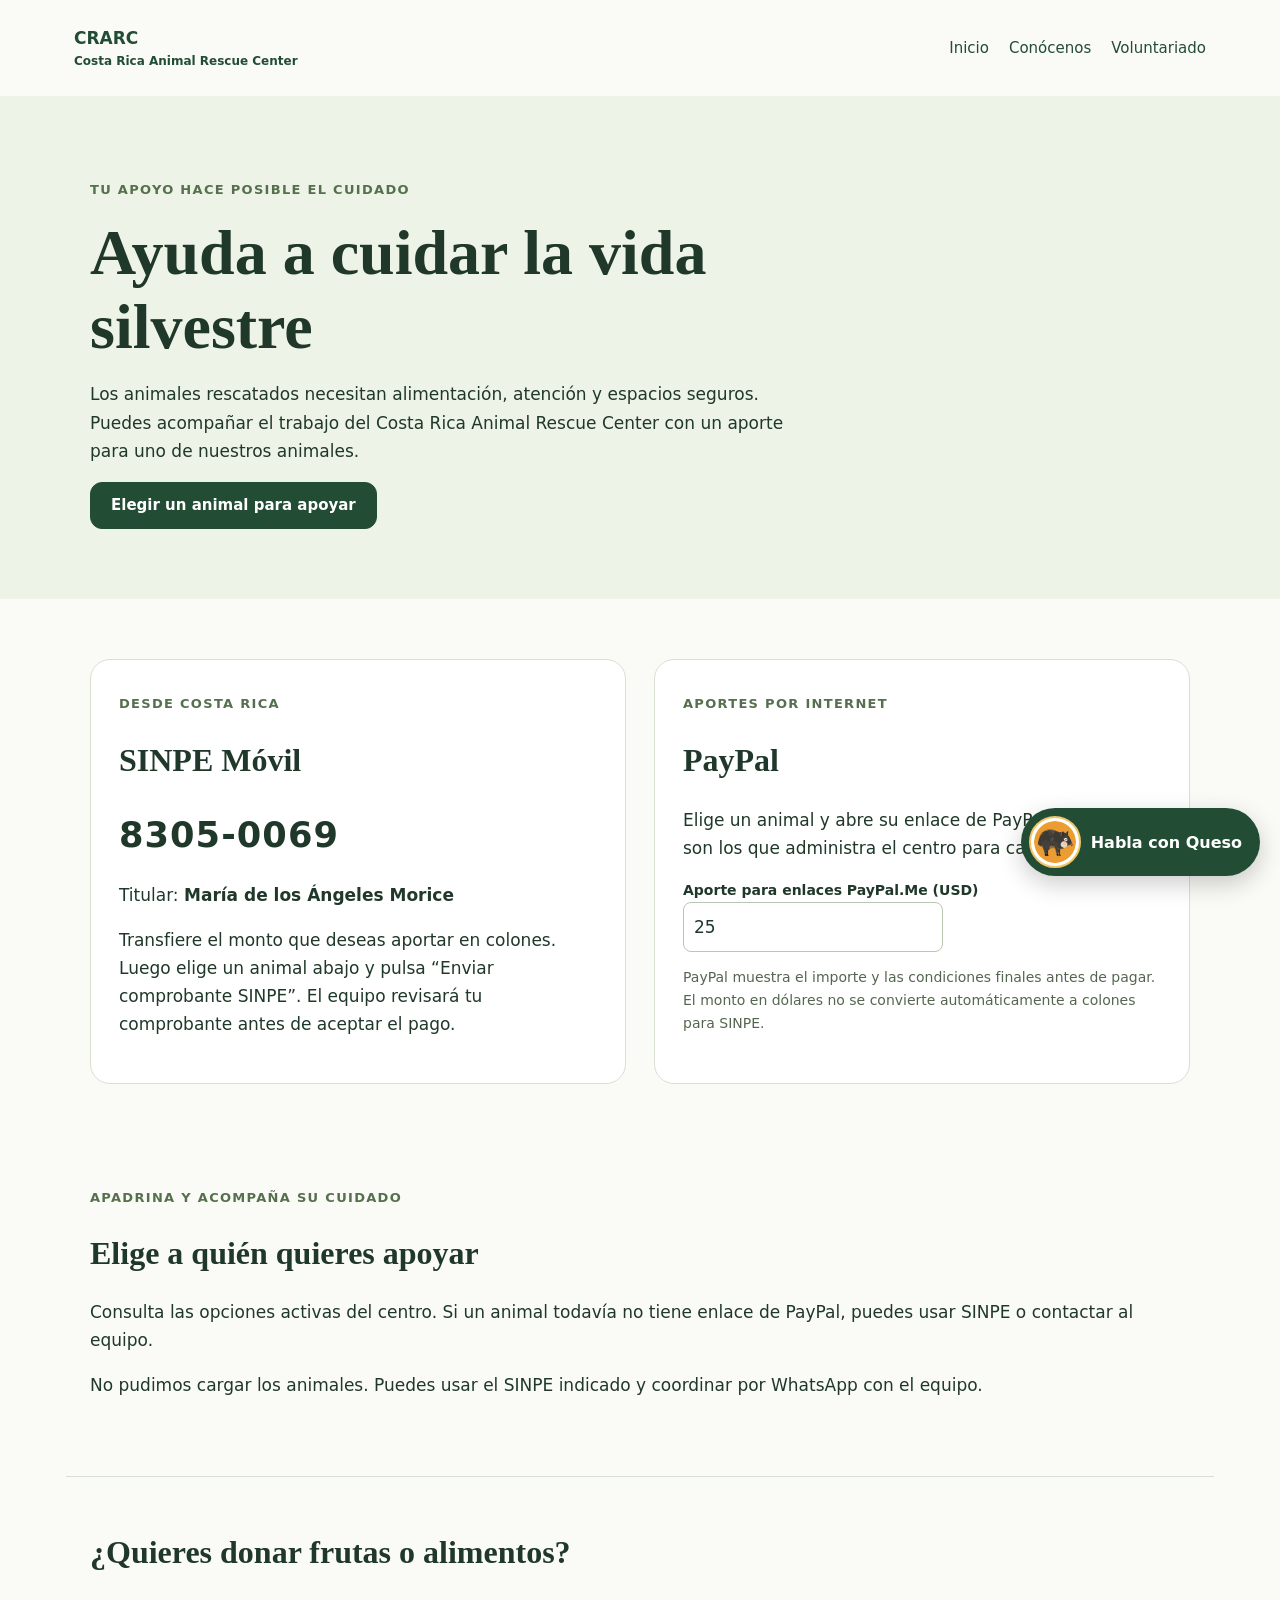
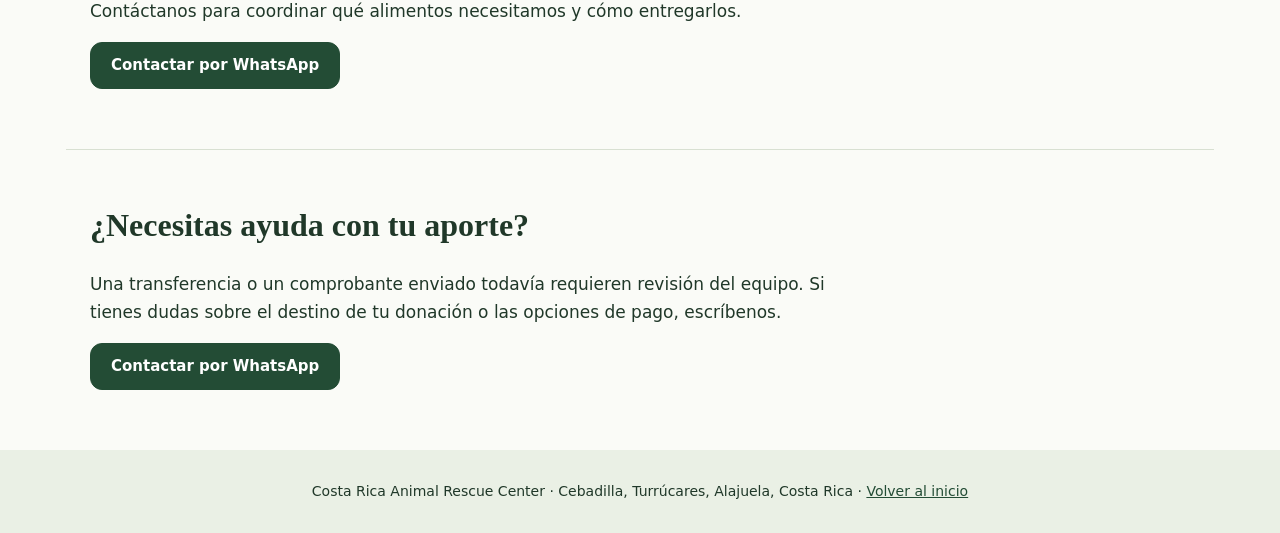
<file: donaciones.html>
<!doctype html>
<html lang="es">
<head>
<meta charset="utf-8">
<link rel="stylesheet" href="page-loader.css?v=2"><script src="page-loader.js?v=2"></script><meta name="viewport" content="width=device-width,initial-scale=1">
<title>Donar y apadrinar animales en Costa Rica | CRARC</title>
<meta name="description" content="Apoya a los animales rescatados de CRARC en Costa Rica. Dona mediante PayPal o SINPE Móvil y envía tu comprobante para revisión por el centro.">
<link rel="canonical" href="https://fundacioncrarc.org/donaciones.html">
<meta property="og:title" content="Ayuda a cuidar la vida silvestre | Donaciones CRARC">
<meta property="og:description" content="Elige un animal para apoyar con PayPal o SINPE Móvil. Cada aporte acompaña el trabajo del centro de rescate.">
<meta property="og:type" content="website"><meta property="og:url" content="https://fundacioncrarc.org/donaciones.html">
<meta property="og:image" content="https://fundacioncrarc.org/images/animals/grumpybebe.jpeg"><meta name="twitter:card" content="summary_large_image">
<script type="application/ld+json">{"@context":"https://schema.org","@type":"WebPage","@id":"https://fundacioncrarc.org/donaciones.html#webpage","url":"https://fundacioncrarc.org/donaciones.html","name":"Donar y apadrinar animales en Costa Rica | CRARC","inLanguage":"es","isPartOf":{"@type":"WebSite","url":"https://fundacioncrarc.org/","name":"Costa Rica Animal Rescue Center"},"about":{"@type":"Organization","name":"Costa Rica Animal Rescue Center","url":"https://fundacioncrarc.org/"}}</script>
<link rel="stylesheet" href="donaciones.css?v=1"><link rel="stylesheet" href="sponsor-payments.css?v=20261014-1"><link rel="stylesheet" href="chatbot.css?v=5">
<script src="supabase-client.js"></script><script src="sponsor-payments.js?v=20261014-1"></script><script src="donaciones.js?v=1" defer></script><script src="chatbot.js?v=6" defer></script>
<link rel="icon" type="image/png" href="images/favicon.png?v=1"><link rel="apple-touch-icon" href="images/favicon.png?v=1"></head>
<body>
<div id="siteLoader" class="site-loader" hidden role="status" aria-label="Cargando la página"><div class="site-loader-mark"><img class="site-loader-base" src="images/favicon.png" alt="Costa Rica Animal Rescue Center" width="104" height="104"><div class="site-loader-fill" aria-hidden="true"><img src="images/favicon.png" alt="" width="104" height="104"></div></div><p>Cargando CRARC…</p></div>

<header class="donation-header"><a href="index.html" class="donation-brand">CRARC <span>Costa Rica Animal Rescue Center</span></a><nav aria-label="Navegación"><a href="index.html">Inicio</a><a href="conocenos.html">Conócenos</a><a href="voluntariado.html">Voluntariado</a></nav></header>
<main>
<section class="donation-hero"><p class="eyebrow">Tu apoyo hace posible el cuidado</p><h1>Ayuda a cuidar la vida silvestre</h1><p>Los animales rescatados necesitan alimentación, atención y espacios seguros. Puedes acompañar el trabajo del Costa Rica Animal Rescue Center con un aporte para uno de nuestros animales.</p><a class="btn btn-green" href="#animales">Elegir un animal para apoyar</a></section>
<section class="donation-methods" aria-label="Formas de donar">
<article><span class="eyebrow">Desde Costa Rica</span><h2>SINPE Móvil</h2><p class="sinpe-number">8305-0069</p><p>Titular: <strong>María de los Ángeles Morice</strong></p><p>Transfiere el monto que deseas aportar en colones. Luego elige un animal abajo y pulsa “Enviar comprobante SINPE”. El equipo revisará tu comprobante antes de aceptar el pago.</p></article>
<article><span class="eyebrow">Aportes por internet</span><h2>PayPal</h2><p>Elige un animal y abre su enlace de PayPal. Los enlaces son los que administra el centro para cada animal.</p><label for="paypalAmount">Aporte para enlaces PayPal.Me (USD)</label><input id="paypalAmount" type="number" min="1" max="100000" step="0.01" value="25"><p class="note">PayPal muestra el importe y las condiciones finales antes de pagar. El monto en dólares no se convierte automáticamente a colones para SINPE.</p></article>
</section>
<section id="animales" class="donation-animals"><p class="eyebrow">Apadrina y acompaña su cuidado</p><h2>Elige a quién quieres apoyar</h2><p>Consulta las opciones activas del centro. Si un animal todavía no tiene enlace de PayPal, puedes usar SINPE o contactar al equipo.</p><p id="donationStatus" role="status" aria-live="polite">Cargando animales…</p><div id="donationAnimals" class="donation-grid"></div><noscript><p>Activa JavaScript para abrir los enlaces de cada animal y enviar comprobantes. También puedes donar al SINPE indicado y <a href="https://wa.me/50685228125">coordinar por WhatsApp con el centro</a>.</p></noscript></section>
<section class="donation-help"><h2>¿Quieres donar frutas o alimentos?</h2><p>Contáctanos para coordinar qué alimentos necesitamos y cómo entregarlos.</p><a class="btn btn-green" href="https://wa.me/50685228125" target="_blank" rel="noopener noreferrer">Contactar por WhatsApp</a></section><section class="donation-help"><h2>¿Necesitas ayuda con tu aporte?</h2><p>Una transferencia o un comprobante enviado todavía requieren revisión del equipo. Si tienes dudas sobre el destino de tu donación o las opciones de pago, escríbenos.</p><a class="btn btn-green" href="https://wa.me/50685228125" target="_blank" rel="noopener noreferrer">Contactar por WhatsApp</a></section>
</main><footer>Costa Rica Animal Rescue Center · Cebadilla, Turrúcares, Alajuela, Costa Rica · <a href="index.html">Volver al inicio</a></footer>
</body></html>
</file>
<file: page-loader.css>
.site-loader{display:none}
html.page-loading .site-loader[hidden]{display:flex!important}
.site-loader{position:fixed;inset:0;z-index:10000;background:#fff;align-items:center;justify-content:center;flex-direction:column;gap:24px;opacity:1;transition:opacity .2s ease;animation:loader-safety 0s 5s forwards}
.site-loader-mark{position:relative;display:grid;place-items:center;width:144px;height:144px}
.site-loader-mark img{display:block;width:104px;height:104px;object-fit:contain;animation:loader-breathe 1.6s ease-in-out infinite}
.site-loader-mark::after{content:"";position:absolute;inset:0;border:3px solid #edf2e7;border-top-color:#315f43;border-right-color:#e9b44c;border-radius:50%;animation:loader-spin 1.1s linear infinite}
.site-loader p{margin:0;color:#456044;font:500 14px/1.5 system-ui;letter-spacing:.04em}
html.page-loading body{overflow:hidden;animation:loader-scroll-safety 0s 5s forwards}
.site-loader.is-finished{opacity:0;pointer-events:none}
@keyframes loader-spin{to{transform:rotate(360deg)}}
@keyframes loader-breathe{50%{opacity:.65;transform:scale(.96)}}
@keyframes loader-safety{to{visibility:hidden;pointer-events:none}}
@keyframes loader-scroll-safety{to{overflow:visible}}
@media(prefers-reduced-motion:reduce){.site-loader-mark img,.site-loader-mark::after{animation:none}.site-loader{transition:none}}

.site-loader-mark::after{display:none}
.site-loader-mark{width:140px;height:140px}
.site-loader-mark img{width:120px;height:120px;animation:none}
.site-loader-base{filter:grayscale(1);opacity:.25}
.site-loader-fill{position:absolute;inset:0;display:grid;place-items:center;clip-path:inset(100% 0 0 0);animation:loader-logo-fill .9s cubic-bezier(.25,.65,.3,1) forwards}
@keyframes loader-logo-fill{to{clip-path:inset(0 0 0 0)}}
@media(prefers-reduced-motion:reduce){.site-loader-fill{animation:none;clip-path:none}}
</file>
<file: donaciones.css>
:root{--canopy:#234c35;--ink:#203829;--paper:#fafbf7;--sun:#edb644}*{box-sizing:border-box}html{scroll-behavior:smooth}body{margin:0;background:var(--paper);color:var(--ink);font:17px/1.65 system-ui,sans-serif}a{color:var(--canopy)}h1,h2,h3{font-family:Georgia,serif;line-height:1.15}h1{font-size:clamp(2.5rem,5vw,4rem);max-width:800px;margin:16px 0}h2{font-size:2rem}h3{font-size:1.5rem}.donation-header{max-width:1180px;margin:auto;display:flex;align-items:center;justify-content:space-between;gap:24px;padding:24px}.donation-brand{font-weight:800;text-decoration:none}.donation-brand span{display:block;font-size:12px}.donation-header nav{display:flex;gap:20px}.donation-header nav a{text-decoration:none;font-size:15px}.donation-hero{background:#eef3e7;padding:70px max(24px,calc((100vw - 1100px)/2))}.donation-hero>p:not(.eyebrow){max-width:730px}.eyebrow{font-size:13px;font-weight:700;letter-spacing:.1em;text-transform:uppercase;color:#55704d}.btn{display:inline-block;padding:12px 20px;border-radius:12px;font:600 15px/1.4 system-ui;text-decoration:none;border:1px solid #b7c7b1;cursor:pointer}.btn-green{background:var(--canopy);color:white;border-color:var(--canopy)}.donation-methods{display:grid;grid-template-columns:1fr 1fr;gap:28px;max-width:1148px;padding:60px 24px;margin:auto}.donation-methods article,.donation-card{border:1px solid #d8e0d2;border-radius:20px;background:white;padding:28px}.sinpe-number{font-size:2.2rem;font-weight:700;letter-spacing:.03em;margin:12px 0}input{font:inherit;padding:10px;width:100%;max-width:260px;border:1px solid #b7c7b1;border-radius:8px;background:white;color:var(--ink)}label{display:block;font-size:14px;font-weight:700}.note{font-size:14px;color:#55664f}.donation-animals,.donation-help{max-width:1148px;padding:30px 24px 60px;margin:auto;scroll-margin-top:20px}.donation-grid{display:grid;grid-template-columns:repeat(3,minmax(0,1fr));gap:24px}.donation-card{padding:0;overflow:hidden;display:flex;flex-direction:column}.donation-card img{width:100%;height:230px;object-fit:cover}.donation-card-body{padding:22px;flex:1;display:flex;flex-direction:column;gap:12px}.donation-card h3,.donation-card p{margin:0}.donation-card p{font-size:15px}.donation-actions{display:flex;flex-direction:column;gap:10px;margin-top:auto}.donation-actions .btn{text-align:center}.donation-help{border-top:1px solid #d8e0d2}.donation-help p{max-width:760px}footer{padding:30px 24px;background:#eaf0e5;text-align:center;font-size:14px}:focus-visible{outline:3px solid var(--sun);outline-offset:3px}@media(max-width:760px){.donation-header{flex-direction:column;align-items:flex-start;gap:12px}.donation-header nav{gap:16px;flex-wrap:wrap}.donation-methods,.donation-grid{grid-template-columns:1fr}.donation-hero{padding-top:40px;padding-bottom:40px}.donation-methods{padding-top:36px;padding-bottom:24px}.donation-card img{height:auto;aspect-ratio:4/3}}
</file>
<file: sponsor-payments.css>
.spon-payment-buttons{display:flex;flex-wrap:wrap;gap:10px;margin-top:auto;padding-top:18px}.spon-payment-buttons .btn{flex:1;margin:0!important;white-space:nowrap}.spon-payment-buttons .btn:disabled{opacity:.5;cursor:not-allowed}.sinpe-dialog{width:min(700px,94vw);max-height:90vh;overflow:auto;border:1px solid #d8e0d2;border-radius:16px;padding:28px;color:#17251b;font:16px/1.5 'Karla',sans-serif}.sinpe-dialog::backdrop{background:#17251baa}.sinpe-dialog h2{font-family:Fraunces,Georgia,serif;font-size:26px}.sinpe-grid{display:grid;grid-template-columns:1fr 1fr;gap:18px;margin:22px 0}.sinpe-grid label{display:grid;gap:8px;font-weight:700}.sinpe-grid input{width:100%;box-sizing:border-box;padding:11px;border:1px solid #cbd7cc;border-radius:8px;font:inherit}.sinpe-actions{display:flex;justify-content:flex-end;gap:12px}.sinpe-dialog [role=status]{margin-top:16px}@media(max-width:600px){.sinpe-grid{grid-template-columns:1fr}.sinpe-dialog{padding:20px}.sinpe-actions{flex-wrap:wrap}}
body.sinpe-open{overflow:hidden}.sinpe-dialog{position:fixed;inset:0;margin:auto;width:min(700px,calc(100% - 24px));height:min(740px,calc(100dvh - 24px));max-height:calc(100dvh - 24px);padding:0;overflow:hidden;box-sizing:border-box}.sinpe-dialog[open]{display:flex;flex-direction:column}.sinpe-header{display:flex;align-items:flex-start;justify-content:space-between;gap:14px;padding:20px 24px 16px;border-bottom:1px solid #d8e0d2;background:white;flex:none}.sinpe-header h2{font-size:23px;line-height:1.25;margin:0;overflow-wrap:anywhere}.sinpe-close{width:44px;height:44px;flex:none;display:grid;place-items:center;background:#f2f5ef;color:#22402c;border:1px solid #d8e0d2;border-radius:50%;font-size:28px;line-height:1;cursor:pointer}.sinpe-scroll{flex:1;min-height:0;overflow-y:auto;overflow-x:hidden;padding:18px 24px 24px;overscroll-behavior:contain;-webkit-overflow-scrolling:touch}.sinpe-scroll>p{font-size:15px;line-height:1.6;margin:0 0 12px}.sinpe-scroll .sinpe-hint{font-size:13px;color:#5c6b5c}.sinpe-grid{margin:20px 0;gap:18px}.sinpe-grid label{min-width:0;font-size:14px}.sinpe-grid input{min-width:0;max-width:100%;font-size:16px;min-height:44px}.sinpe-grid input[type=date]{display:block;appearance:none;-webkit-appearance:none;min-width:0;width:100%;box-sizing:border-box;text-align:left}.sinpe-actions{position:sticky;bottom:-24px;background:white;border-top:1px solid #d8e0d2;padding:16px 0;margin-top:20px;z-index:1}.sinpe-actions .btn{font-size:14px;min-height:44px}.sinpe-close:focus-visible{outline:3px solid #e9b44c;outline-offset:2px}@media(max-width:600px){.sinpe-dialog{width:calc(100% - 16px);height:calc(100dvh - 16px);max-height:calc(100dvh - 16px);border-radius:16px}.sinpe-header{padding:16px;align-items:center}.sinpe-header h2{font-size:20px}.sinpe-scroll{padding:16px}.sinpe-grid{grid-template-columns:1fr;gap:16px}.sinpe-actions{bottom:-16px;gap:8px}.sinpe-actions .btn{flex:1;padding:10px 8px;white-space:normal}}
/* Formulario de comprobante: estilos propios en todas las páginas. */
.sinpe-dialog{height:auto;max-height:calc(100dvh - 40px);border:0;border-radius:24px;background:#fafbf7;box-shadow:0 24px 90px #10231955}
.sinpe-dialog::backdrop{background:#102319a8;backdrop-filter:blur(5px)}
.sinpe-header{padding:24px 28px;background:#234c35;border:0;align-items:center}
.sinpe-header h2{color:white!important;font-size:25px;line-height:1.2;font-weight:600}
.sinpe-heading{min-width:0}
.sinpe-eyebrow{color:#e6ca83;font:700 12px/1.5 system-ui;letter-spacing:.08em;text-transform:uppercase;margin:0 0 8px}
.sinpe-close{background:#ffffff16;border:1px solid #ffffff45;color:white}
.sinpe-close:hover{background:#ffffff30}
.sinpe-scroll{padding:24px 28px 12px;background:#fafbf7}
.sinpe-transfer{background:#eef3e7;border:1px solid #d8e4cd;border-radius:16px;padding:18px 20px;display:grid;gap:4px;margin-bottom:12px}
.sinpe-transfer>span{font-size:12px;font-weight:700;color:#55664f;text-transform:uppercase;letter-spacing:.05em}
.sinpe-transfer>strong{font:700 29px/1.3 system-ui;color:#234c35;letter-spacing:.02em}
.sinpe-transfer>p{margin:0;font-size:13px;color:#41543c}
.sinpe-scroll .sinpe-hint{font-size:12px;line-height:1.5;margin-bottom:20px}
.sinpe-grid{gap:18px;margin:18px 0}
.sinpe-grid label{font-weight:600;color:#334c38;font-size:13px;gap:7px}
.sinpe-grid input{background:white;min-height:48px;padding:12px 14px;border:1px solid #cbd7cc;border-radius:11px;font-family:inherit;color:#17251b}
.sinpe-grid input:focus{outline:2px solid #7fa96b;outline-offset:2px;border-color:#7fa96b}
.sinpe-grid label:last-child{grid-column:1/-1}
.sinpe-grid input[type=file]{padding:16px;border:1px dashed #95ad8b;background:#f0f5eb;cursor:pointer;font-size:13px;min-height:64px}
.sinpe-grid input[type=file]::file-selector-button{background:white;border:1px solid #b6c8ac;border-radius:8px;padding:8px 12px;margin-right:12px;color:#234c35;font-weight:600;cursor:pointer}
.sinpe-actions{background:#fafbf7;border-top:1px solid #d8e0d2;bottom:-12px;padding:16px 0 12px;margin-top:16px}
.sinpe-actions .btn{display:inline-flex;align-items:center;justify-content:center;font:600 14px/1.4 system-ui;border-radius:11px;padding:12px 20px;min-height:46px;text-decoration:none;cursor:pointer}
.sinpe-actions .sinpe-cancel{border:1px solid #cbd7cc;background:white;color:#334c38}
.sinpe-actions .btn-green{border:1px solid #234c35;background:#234c35;color:white;box-shadow:0 5px 16px #234c3520}
.sinpe-actions .btn:disabled{opacity:.55;cursor:wait}
.sinpe-dialog [role=status]{font-size:13px;padding:12px;border-radius:10px;background:#edf4e5;color:#234c35;margin:12px 0}
.sinpe-dialog [role=status]:empty{display:none}
@media(max-width:600px){.sinpe-dialog{height:auto;max-height:calc(100dvh - 16px);border-radius:20px}.sinpe-header{padding:18px 16px}.sinpe-header h2{font-size:21px}.sinpe-scroll{padding:16px 16px 10px}.sinpe-transfer{padding:16px}.sinpe-transfer>strong{font-size:27px}.sinpe-grid{gap:14px}.sinpe-actions{bottom:-10px;padding-bottom:10px}.sinpe-actions .btn{padding:12px 10px;font-size:13px}}

.sponsor-payment-brands{display:flex;align-items:center;gap:16px;margin:24px 0 32px;flex-wrap:wrap}
.sponsor-payment-brands>div{display:flex;align-items:center;justify-content:center;background:white;border:1px solid #d8e0d2;border-radius:14px;width:164px;height:96px;overflow:hidden}
.sponsor-payment-brands .payment-paypal-logo{width:138px;height:56px;object-fit:cover;display:block}
.sponsor-payment-brands .payment-sinpe-logo{width:104px;height:84px;object-fit:contain;display:block}
.spon-payment-buttons .btn{display:flex;align-items:center;justify-content:center;background:white!important;border:1px solid #cbd7cc!important;padding:10px 12px!important;min-height:62px;overflow:hidden}
.spon-payment-buttons .payment-paypal-logo{display:block;width:104px!important;height:38px!important;object-fit:cover;flex:none}
.spon-payment-buttons .payment-sinpe-logo{display:block;width:72px!important;height:48px!important;object-fit:contain;flex:none}
.spon-payment-buttons .btn:hover:not(:disabled){border-color:#315f43!important;box-shadow:0 3px 12px #234c3515}
@media(max-width:600px){.sponsor-payment-brands{gap:12px}.sponsor-payment-brands>div{width:140px;height:84px}}
</file>
<file: chatbot.css>
.cr-chat-launch{position:fixed;right:20px;bottom:24px;z-index:150;background:#234c35;color:white;border:0;border-radius:999px;padding:14px 20px;font:600 16px system-ui;cursor:pointer;box-shadow:0 8px 24px #0003}
.cr-chat{padding:0;box-sizing:border-box;position:fixed;right:20px;bottom:20px;width:min(390px,calc(100vw - 24px));height:min(650px,calc(100dvh - 32px));z-index:151;background:#fafbf7;color:#1f3628;border:1px solid #d5dfd4;border-radius:22px;box-shadow:0 16px 60px #0004;display:flex;flex-direction:column;font:15px/1.5 system-ui;overflow:hidden}
.cr-chat[hidden]{display:none}.cr-chat-top{display:flex;align-items:center;justify-content:space-between;padding:16px;background:#234c35;color:white}.cr-chat button{cursor:pointer;font:inherit}.cr-chat-top button{background:transparent;color:white;border:0;font-size:28px;width:44px;height:44px}.cr-chat-log{flex:1;min-height:0;overflow-y:auto;padding:16px}.cr-chat-msg{white-space:pre-wrap;padding:12px;background:#eaf0e5;border-radius:12px;margin:0 0 12px;overflow-wrap:anywhere}.cr-chat-user{background:#fff1ce}.cr-chat form{padding:12px;border-top:1px solid #d5dfd4}.cr-chat input{width:100%;min-width:0;box-sizing:border-box;font:16px system-ui;padding:10px;border:1px solid #b9c8b6;border-radius:8px;background:white;color:#1f3628}.cr-chat label{display:block;font-size:13px}.cr-chat-send{display:flex;gap:8px}.cr-chat-send button,.cr-chat-rooms button{background:#234c35;color:white;border:0;border-radius:8px;padding:10px}.cr-chat details{padding:0 12px 12px}.cr-chat summary{cursor:pointer;padding:10px 0}.cr-chat-rooms{display:grid;grid-template-columns:1fr 1fr;gap:8px}.cr-chat-rooms label:last-of-type{grid-column:1/-1}.cr-chat-rooms button{grid-column:1/-1}.cr-chat-note{font-size:12px;margin:0;padding:0 12px 8px}.cr-chat a{color:#234c35;text-decoration:underline}.cr-chat-status{padding:0 12px;font-size:13px}
@media(max-width:600px){.cr-chat{right:12px;bottom:max(12px,env(safe-area-inset-bottom));height:min(650px,calc(100dvh - 32px))}.cr-chat-launch{bottom:calc(18px + env(safe-area-inset-bottom));right:16px}.sinpe-open .cr-chat-launch{display:none}}

/* Identidad de Queso: reutiliza la imagen aportada por el centro. */
.cr-chat-launch{display:flex;align-items:center;gap:10px;padding:8px 18px 8px 8px;min-height:64px}
.cr-chat-launch[hidden]{display:none}
.cr-chat-launch .cr-chat-avatar,.cr-chat .cr-chat-avatar{display:block;width:52px;height:52px;min-width:52px;max-width:52px;object-fit:contain;object-position:center;background:white;border-radius:50%;padding:3px;box-sizing:border-box;border:2px solid #f0c568;flex:none}
.cr-chat-identity{display:flex;align-items:center;gap:12px;min-width:0}
.cr-chat-identity strong{display:block;font:700 20px/1.2 system-ui;color:white}
.cr-chat-identity small{display:block;font:400 12px/1.4 system-ui;color:#e1ecd9;margin-top:3px}
.cr-chat-top{flex-shrink:0;gap:8px}
@media(max-width:600px){.cr-chat-launch{font-size:14px;min-height:58px}.cr-chat-launch .cr-chat-avatar{width:46px;height:46px;min-width:46px;max-width:46px}.cr-chat-top{padding:12px}}
</file>
